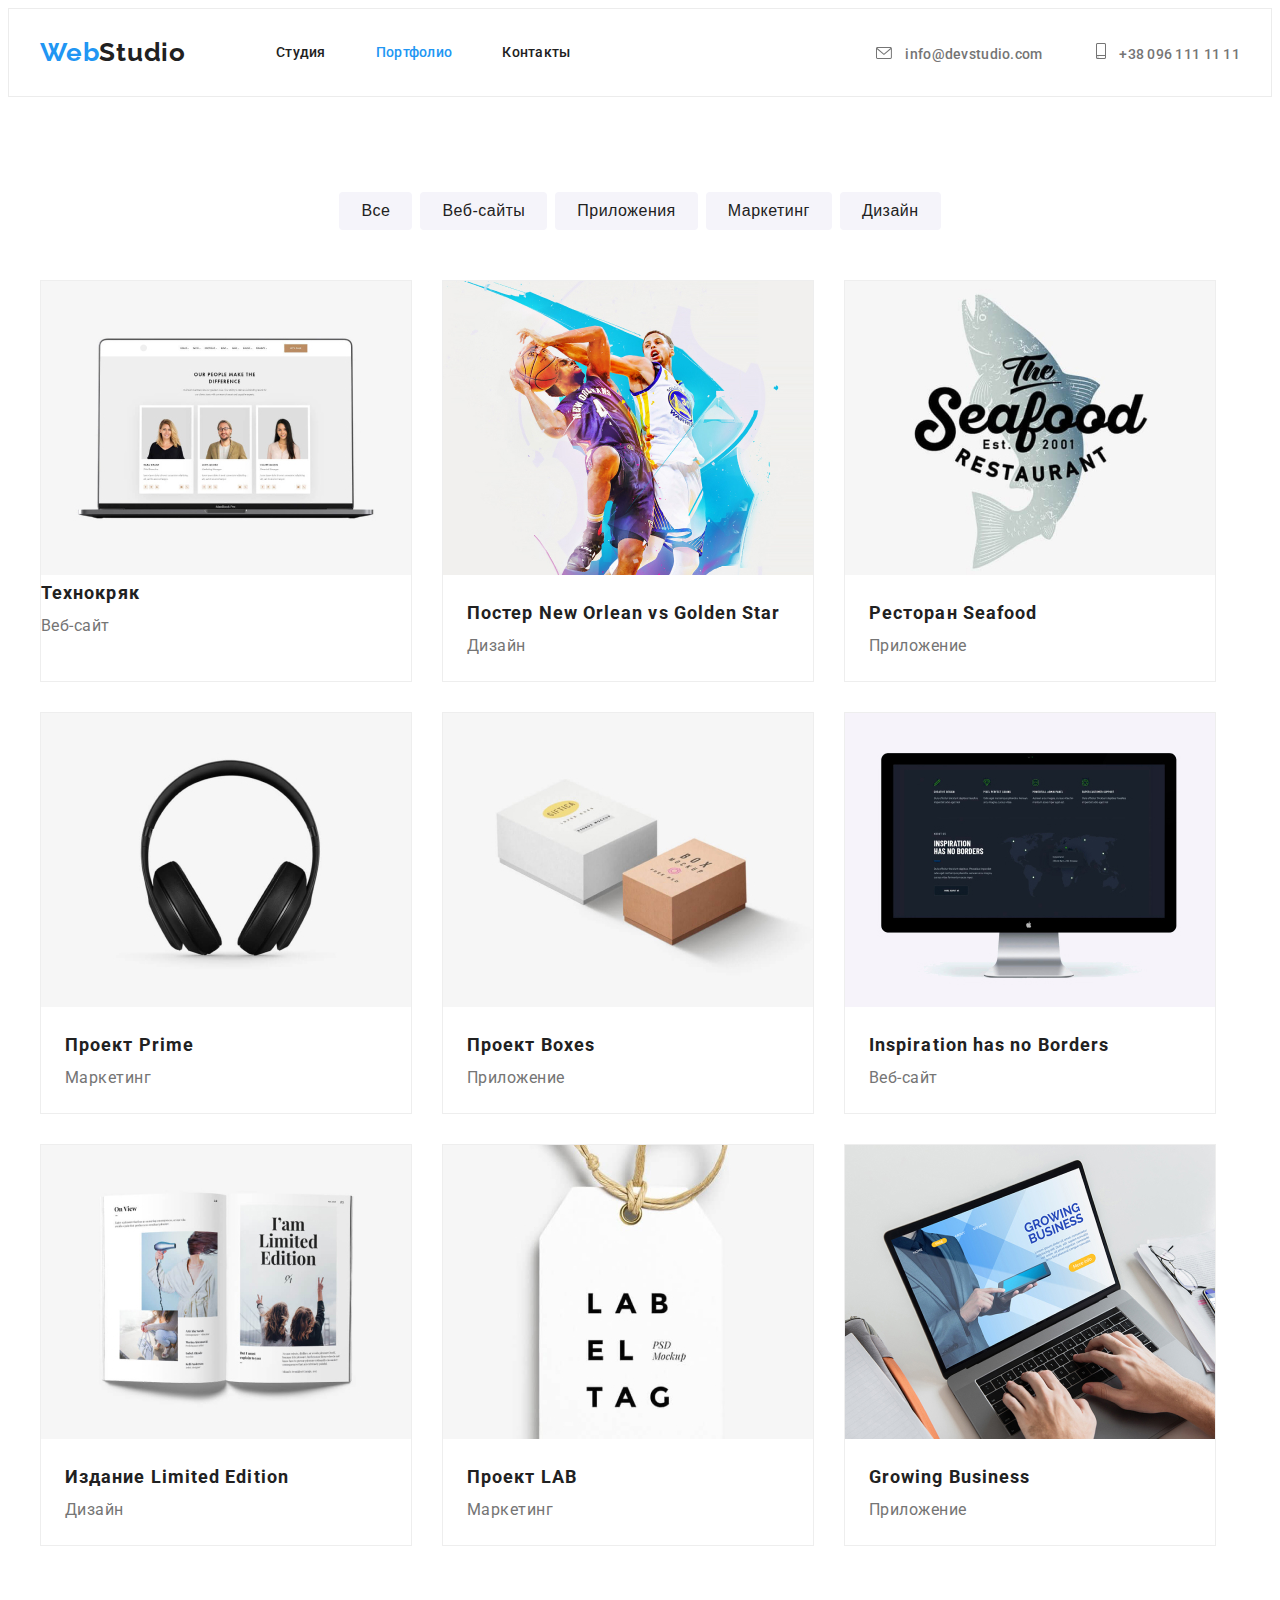
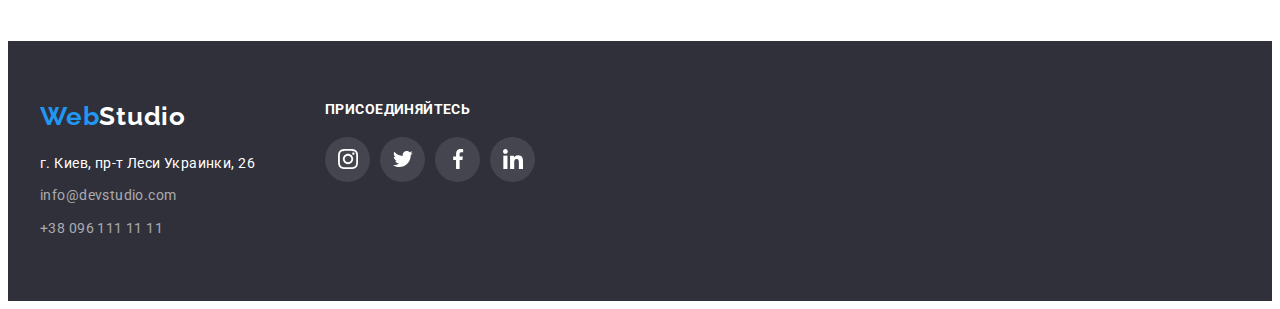
<file: page.html>
<!DOCTYPE html>
<html lang="ru">
<head>
    <meta charset="UTF-8">
    <meta name="viewport" content="width=device-width, initial-scale=1.0">
    <title>WebStudio</title>
    <link rel="stylesheet" href="https://cdnjs.cloudflare.com/ajax/libs/modern-normalize/1.0.0/modern-normalize.css" integrity="sha512-Zx6MlUMKSVJoQ+83OwhdILe8cSEsCzfqThJd7J/VA2UrK6Ctj85p+xzqfyuNXE5B1k25uUdmJ2OzItbBy9GHAQ==" crossorigin="anonymous" />
    <link href="https://fonts.googleapis.com/css2?family=Raleway:wght@700&display=swap" rel="stylesheet">
    <link href="https://fonts.googleapis.com/css2?family=Roboto:ital,wght@0,500;1,400;1,700;1,900&display=swap" rel="stylesheet">
    <link rel="stylesheet" href="css/he-fo.css">
</head>
<body>
  <header class="header">
    <div class="container header-container">
    <nav class="navigat">
      <a href="./" class="logo"><span class="blue">Web</span>Studio</a>
      <ul class="menu">
        <li class="nav-indent"><a href="./" class="link text-nav">Студия</a></li>
        <li class="nav-indent"><a href="page.html" class="link text-nav color-here">Портфолио</a></li>
        <li class="nav-indent"><a href="#contacts" class="link text-nav">Контакты</a></li>
      </ul>
    </nav>
    <ul class="inline-block">
      <li class="nav-indent">
        <a href="mailto:info@devstudio.com" class="link address-header">
          <svg class="envelope-svg">
            <use href="image/photo-icons/symbol-defs.svg#envelope"></use>
          </svg>
          info@devstudio.com
        </a>
      </li>
      <li class="nav-indent"><a href="tel:380961111111" class="link address-header">
        <svg class="address-header-svg">
          <use href="image/photo-icons/symbol-defs.svg#smartphone"></use>
        </svg>
        +38 096 111 11 11</a></li>
    </ul>
  </div>
  </header>
    <main>
      <div class="container">
        <ul class="services-list">
            <li class="services-item"><button class="a-services">Все</button></li>
            <li class="services-item"><button class="a-services">Веб-сайты</button></li>
            <li class="services-item"><button class="a-services">Приложения</button></li>
            <li class="services-item"><button class="a-services">Маркетинг</button></li>
            <li class="services-item"><button class="a-services">Дизайн</button></li>
        </ul>
        <ul class="services-photo">
            <li class="services">
              <a href="#" class="services-link-photo">
                <div class="test">
                  <div class="test-text">
                  <p class="test-3">Технокряк это современная площадка распространения коронавируса. Компании используют эту платформу для цифрового шпионажа и атак на защищённые сервера конкурентов.</p>
                </div>
                  <img src="image/photo-page/img.jpg" width="370px" height="294px" alt="Веб-сайт">
                </div>  
                <div class="photo-after">
                    <h3 class="text-photo">Технокряк</h3>
                    <p class="text-photo-gray">Веб-сайт</p>
                  </div>
                </a>
           </li>
            <li class="services">
              <a href="#" class="services-link-photo">
                <div class="test">
                  <div class="test-text">
                  <p class="test-3">Технокряк это современная площадка распространения коронавируса. Компании используют эту платформу для цифрового шпионажа и атак на защищённые сервера конкурентов.</p>
                </div>
                <img src="image/photo-page/img-1.jpg" width="370px" height="294px" alt="Дизайн">
                </div >  
                <div class="photo-description">
                    <h3 class="text-photo">Постер New Orlean vs Golden Star</h3>
                    <p class="text-photo-gray">Дизайн</p>
                  </div>
                </a>
            </li>
            <li class="services">
              <a href="#" class="services-link-photo">
                <div  class="photo-after">
                <img src="image/photo-page/img-2.jpg" width="370px" height="294px" alt="Приложение">
                </div>  
                <div class="photo-description">
                    <h3 class="text-photo">Ресторан Seafood</h3>
                    <p class="text-photo-gray">Приложение</p>
                  </div>
                </a>
              </li>
            <li class="services">
              <a href="#" class="services-link-photo">
                <div  class="photo-after">
                <img src="image/photo-page/img-3.jpg" width="370px" height="294px" alt="Маркетинг">
                </div>  
                <div class="photo-description">
                    <h3 class="text-photo">Проект Prime</h3>
                    <p class="text-photo-gray">Маркетинг</p>
                  </div>
                </a>
            </li>
            <li class="services">
              <a href="#" class="services-link-photo">
                <div  class="photo-after">
                <img src="image/photo-page/img-4.jpg" width="370px" height="294px" alt="Приложение">
                </div>  
                <div class="photo-description">
                    <h3 class="text-photo">Проект Boxes</h3>
                    <p class="text-photo-gray">Приложение</p>
                  </div>
                </a>
            </li>
            <li class="services">
              <a href="#" class="services-link-photo">
                <div  class="photo-after">
                <img src="image/photo-page/img-5.jpg" width="370px" height="294px" alt="Веб-сайт">
                </div>  
                <div class="photo-description">
                    <h3 class="text-photo">Inspiration has no Borders</h3>
                    <p class="text-photo-gray">Веб-сайт</p>
                  </div>
                </a>
            </li>
            <li class="services">
              <a href="#" class="services-link-photo">
                <div  class="photo-after">
                <img src="image/photo-page/img-6.jpg" width="370px" height="294px" alt="Дизайн">
                </div>  
                <div class="photo-description">
                    <h3 class="text-photo">Издание Limited Edition</h3>
                    <p class="text-photo-gray">Дизайн</p>
                  </div>
                </a>
            </li>
            <li class="services">
              <a href="#" class="services-link-photo">
                <div  class="photo-after">
                <img src="image/photo-page/img-7.jpg" width="370px" height="294px" alt="Маркетинг">
                </div>  
                <div class="photo-description">
                    <h3 class="text-photo">Проект LAB</h3>
                    <p class="text-photo-gray">Маркетинг</p>
                  </div>
                </a>
            </li>
            <li class="services">
              <a href="#" class="services-link-photo">
                <div  class="photo-after">
                <img src="image/photo-page/img-8.jpg" width="370px" height="294px" alt="Приложение">
                </div>  
                <div class="photo-description">
                    <h3 class="text-photo">Growing Business</h3>
                    <p class="text-photo-gray">Приложение</p>
                  </div>
                </a>
            </li>
        </ul>
      </div>
    </main>
    <footer class="footer">
      <div class="container footer-container">
        <div>
          <a href="./index.html" class="footer-logo"><span class="blue">Web</span>Studio</a>
          <address class="footer-address">
            <ul>
              <li>
                <a href="https://goo.gl/maps/GqUUFyfEdXHanACt6" class="link map">г. Киев, пр-т Леси Украинки, 26</a>
              </li>
              <li>
                <a id="contacts" href="mailto:info@devstudio.com" class="link footer-link">info@devstudio.com</a>
              </li>
              <li>
                <a href="tel:380961111111" class="link footer-link">+38 096 111 11 11</a>
              </li>
            </ul>
          </address>
        </div>
        <div class="social-network-footer-div">
          <h3 class="footer-join">присоединяйтесь</h3>
          <ul class="social-network-footer-list">
            <li class="social-network-footer-item">
              <a class="social-network-footer-link" href="https://www.instagram.com/?hl=ru" target="_blank">
              <svg class="social-network-footer">
                <use href="image/photo-icons/symbol-defs.svg#instagram"></use>
              </svg>
              </a>
            </li>
            <li class="social-network-footer-item">
              <a class="social-network-footer-link" href="https://twitter.com/home?lang=ru" target="_blank">
              <svg class="social-network-footer">
                <use href="image/photo-icons/symbol-defs.svg#Group"></use>
              </svg>
              </a>
            </li>
            <li class="social-network-footer-item">
              <a class="social-network-footer-link" href="https://www.facebook.com/" target="_blank">
              <svg class="social-network-footer">
                  <use href="image/photo-icons/symbol-defs.svg#facebook"></use>
              </svg>
              </a>
            </li>
            <li class="social-network-footer-item">
              <a class="social-network-footer-link" href="https://www.linkedin.com/" target="_blank">
              <svg class="social-network-footer">
                  <use href="image/photo-icons/symbol-defs.svg#linkedin"></use>
              </svg>
              </a>
            </li>
          </ul>
      </div>
    </div>  
    </footer>
</body>
</html>
</file>
<file: css/he-fo.css>
html {
    box-sizing: border-box;
}
*,
*::before
*::after {
    box-sizing: inherit;
}
body {
    font-family: 'Roboto', sans-serif;
    color:var(--main--text--color) ;
    font-size: 14px;
    letter-spacing: 0.03em;

}
h1, h2, h3{
    margin: 0px;
}
p {
    margin: 0px;
}
ul {
    padding-left: 0px;
    margin: 0px;
}
li {
    list-style: none;
}
img {
    display: block;
    max-width: 100%;
    height: auto;
}
/* основной цвет #757575;*/
/* вторичный цвет #212121;*/
/* акцент #2196F3;*/
/* белый #FFFFFF */
/* фон героя #2F303A; */
:root {
    --main--text--color: #757575;
    --secondary--text--color: #212121;
    --accent-color:#2196F3;
    --white--color:#FFFFFF;
    --background--color:#2F303A; 
}
.link{
    text-decoration: none;
    color: inherit;
}
.link:focus,
.link:hover {
    color: var(--accent-color);
}
.header {
    padding-top: 28px;
    padding-bottom: 28px;
    border: 1px solid #ECECEC;
}
.container {
    width: 1200px;
    padding-left: 15px;
    padding-right: 15px;
    margin-left: auto;
    margin-right: auto;
}
.header-container {
    display: flex;
    align-items: center;
    justify-content:flex-end;
}
.navigat {
    display: inline-flex;
    align-items: center;
    margin-right: auto;
}
.logo {
    font-family: Raleway, sans-serif;
    color: var(--secondary--text--color);
    text-decoration: none;
    font-weight: bold;
    font-size: 26px;
    line-height: 1.19;
    letter-spacing: 0.03em;
    margin-right: 90px;
}
.blue {
    color: var(--accent-color);
}
.menu {
    display: inline-flex;
}
.nav-indent {
    margin-right: 50px;
}
.nav-indent:last-child {
margin-right: 0px;
}
.text-nav {
    color: var(--secondary--text--color);
    font-weight: 500;
    /* line-height:1; */
    letter-spacing: 0.02em;
}
.color-here {
    color: var(--accent-color);
}   
.inline-block li {
    display: inline-block;
}
.address-header {
    font-weight: 500;
    letter-spacing: 0.02em;
}
.address-header:hover .envelope-svg,
.address-header:focus .envelope-svg {
    fill: #2196F3;
}
.address-header:hover .address-header-svg,
.address-header:focus .address-header-svg{
    fill: #2196F3;
}

.address-header-svg {
    height: 16px;
    width: 10px;
    margin-right:10px;
    align-items: center;
    fill: var(--main--text--color);
}
.envelope-svg{
    height: 12px;
    width: 16px;
    margin-right: 10px;
    fill: var(--main--text--color);
}
.address-header {
    font-weight: 500;
    /* line-height:; */
    letter-spacing: 0.02em;
}
.container .services-list {
    justify-content: center;
}
main .container {
    padding-top: 95px;
    padding-bottom: 95px;
}
.services-list{
    display:flex;
    margin-bottom:50px ;
}
.a-services {
    color: var(--secondary--text--color);
    background-color:#F5F4FA;
    border: none;
    font-weight: 500;
    font-size: 16px;
    line-height: 1.62;
    letter-spacing: 0.03em;
    border-radius: 4px;
    display: block;
    padding: 6px 22px;
}
.services-item:not(:first-child) {
    margin-left: 8px;
}
.a-services:hover, 
.a-services:focus {
    background-color:var(--accent-color);
    color: var(--white--color);
}
.services-photo {
    display: flex;
    flex-wrap: wrap;
}
.services {
    border: 1px solid #EEEEEE;
    width: 370px;
    height: 404px;
    height: auto;
}
.photo-after-1 {
    position: relative;
}
.photo-descriptionn-1::after {
    content: "";
    position: absolute;
    left: 0;
    top: 0;
}
.test {
    position: relative;
}
.test-text{
    position: absolute;
    background-color: rgba(33, 150, 243, 0.9);;
    width: 100%;
    height: 100%;
    padding: 63px 23px;
    opacity: 0;
}
.services-link-photo:focus .test-text {
    opacity: 1;
} 
.test-text:focus,
.test-text:hover{
    opacity: 1;
}
.test-3 {
    font-family: Roboto;
    font-size: 18px;
    line-height: 1.56;
    letter-spacing: 0.02em;
    color: var(--white--color);
}

.services:not(:nth-child(3n + 1)) {
    margin-left: 30px;
}
.services:nth-child(n+4) {
    margin-top: 30px;
}
.services-link-photo{
    display: block;
}
.services-link-photo:hover,
.services-link-photo:focus {
    box-sizing: border-box;
    box-shadow: 0px 1px 1px rgba(0, 0, 0, 0.12), 0px 4px 4px rgba(0, 0, 0, 0.06), 1px 4px 6px rgba(0, 0, 0, 0.16);
}
.services-link-photo {
    text-decoration: none;
}
.photo-description {
    padding: 20px 24px;
}
.text-photo {
    text-decoration: none;
    font-weight: 700;
    color: var(--secondary--text--color);
    font-size: 18px;
    line-height: 2.00;
    letter-spacing: 0.06em;
    width: 320px;
}
.text-photo-gray {
    font-size: 16px;
    line-height: 1.87;
    letter-spacing: 0.03em;
    color: var(--main--text--color);
}
.footer {
    background-color: var(--background--color);
    font-style: normal;
    padding-top: 60px;
    padding-bottom: 60px;
}
.footer-logo {
    font-family: Raleway;
    color: var(--white--color);
    text-decoration: none;
    font-weight: bold;
    font-size: 26px;
    line-height: 1.19;
    letter-spacing: 0.03em;
    font-style: normal;
}
.footer-address{
    line-height: 1.71;
    letter-spacing: 0.03em;
    margin-top: 20px;
}
.map {
    color: var(--white--color);
    font-style: normal;
}
.footer-link {
    color: rgba(255, 255, 255, 0.6);
    display: block;
    margin-top: 9px;
    font-style: normal;
}
.footer-container {
    display: flex;
}
.footer-join {
    font-family: Roboto;
    font-style: normal;
    font-weight: bold;
    font-size: 14px;
    line-height: 16px;
    letter-spacing: 0.03em;
    text-transform: uppercase;
    color: var(--white--color);
}
.social-network-footer-div {
    margin-left: 70px;
}
.social-network-footer-list {
    display: flex;
    margin-top: 20px;
}
.social-network-footer-item:not(:last-child) {
    margin-right: 10px;
}
.social-network-footer-link {
    width: 45px;
    height: 45px;
    justify-content: center;
    align-items: center;
    display: flex;
    border-radius: 50%;
    background-color:rgba(255, 255, 255, 0.1);
}
.social-network-footer {
        height: 20px;
        width: 20px;
        fill: var(--white--color);
}
.social-network-footer-link:hover .social-network-footer,
.social-network-footer-link:focus .social-network-footer {
    fill: var(--white--color);
}
.social-network-footer-link:hover,
.social-network-footer-link:focus {
    background-color:var(--accent-color);
}
</file>
